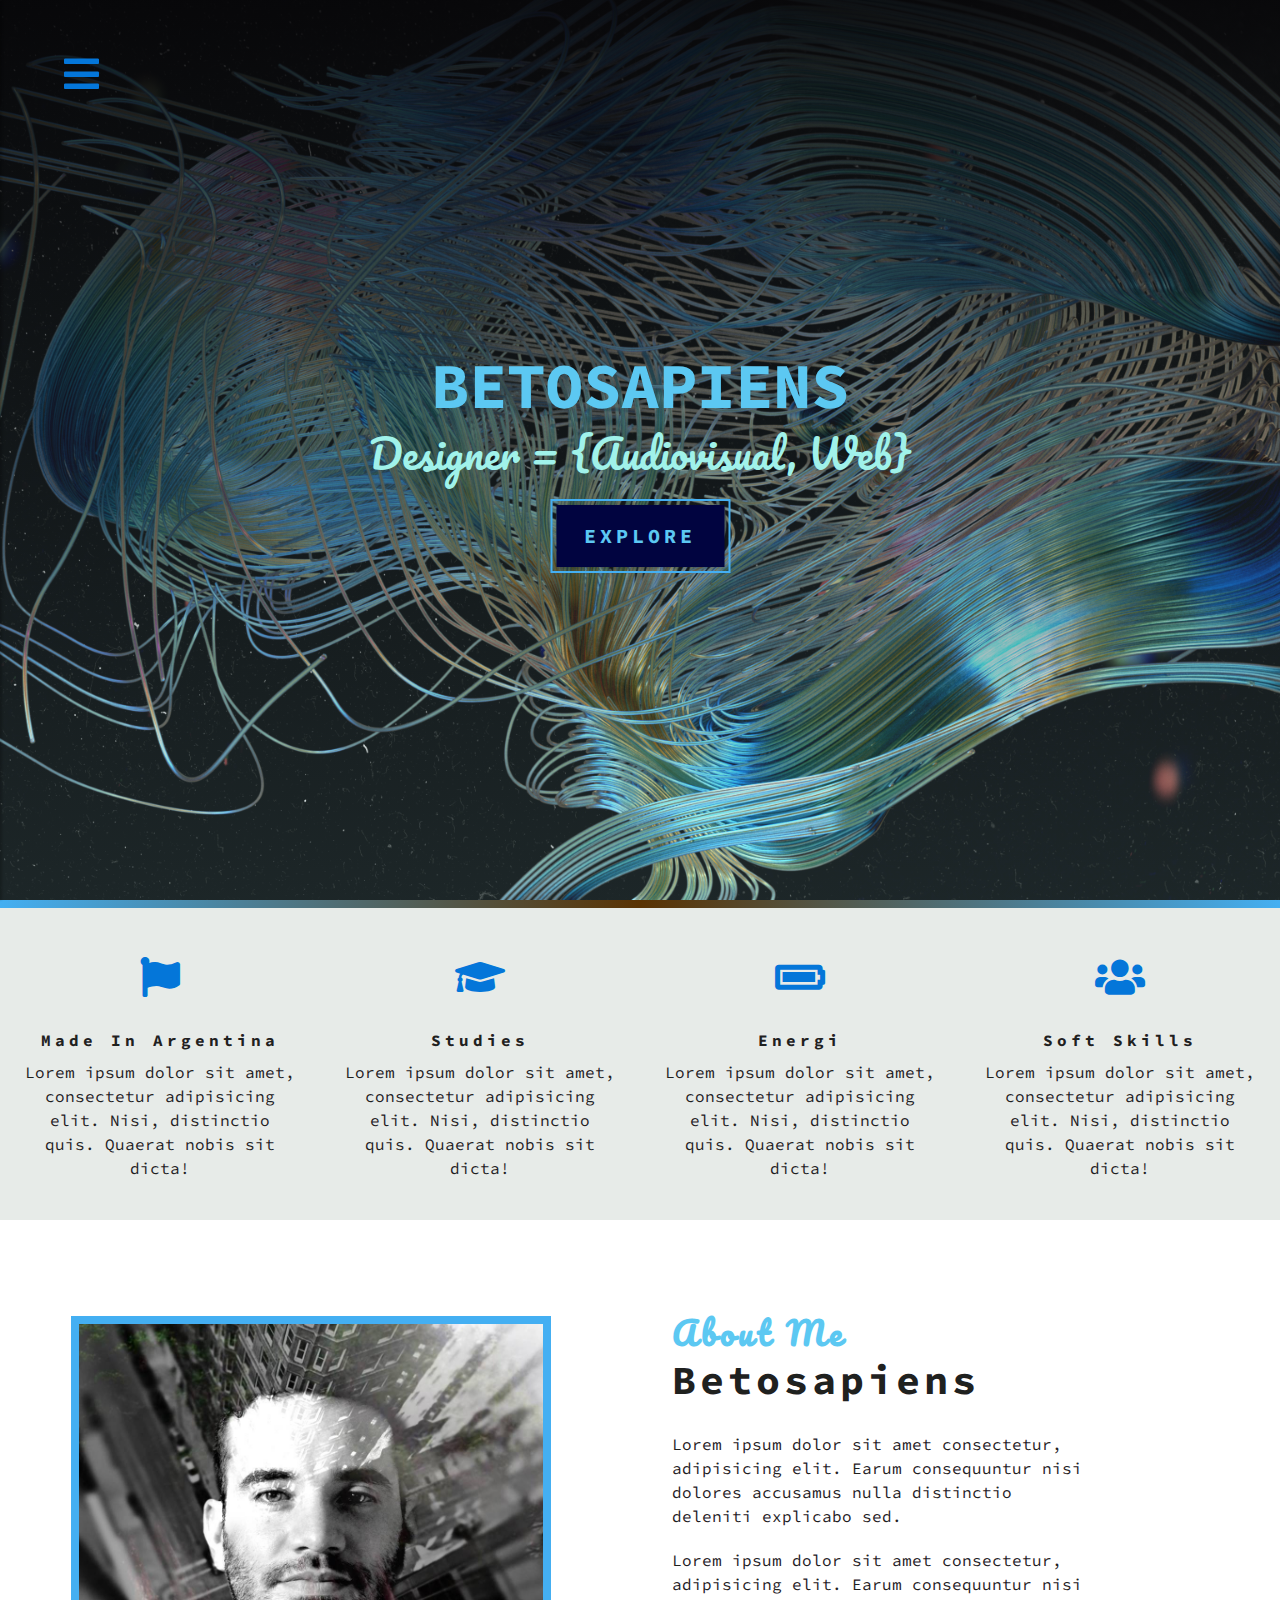
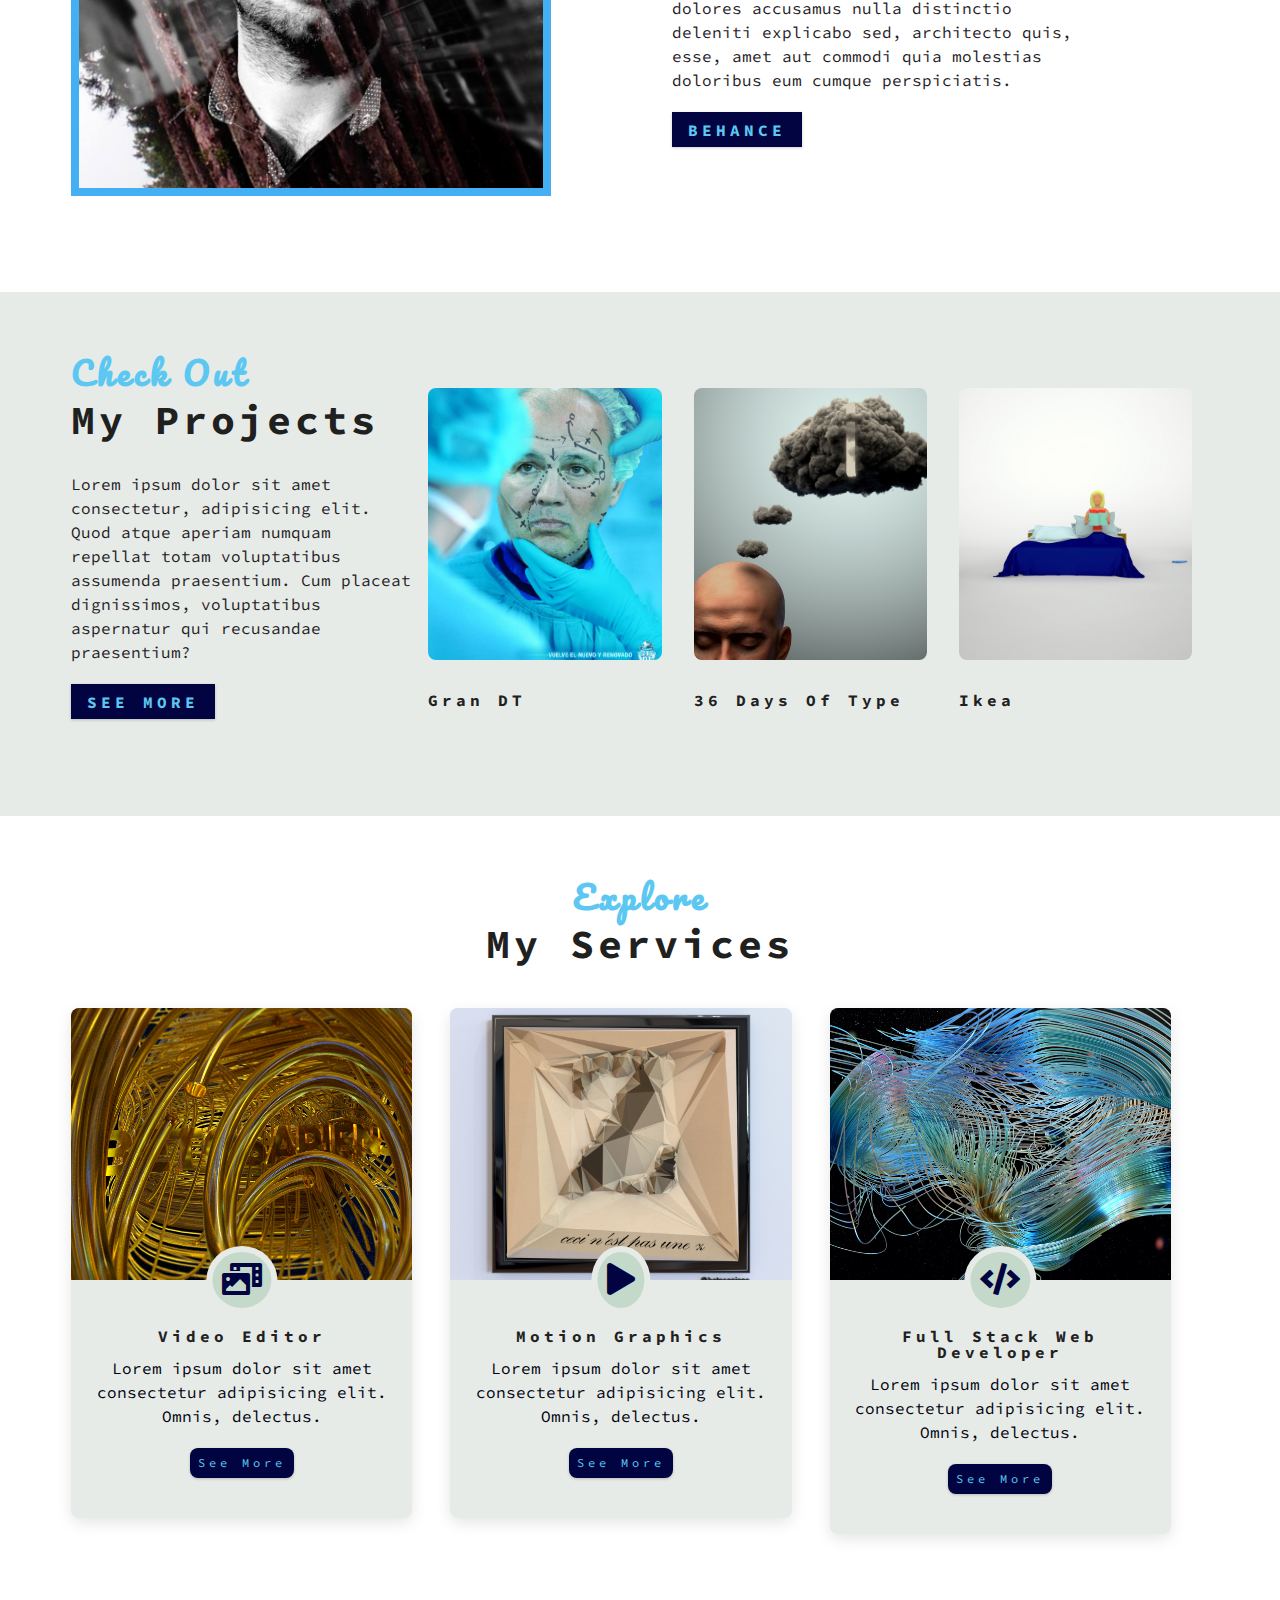
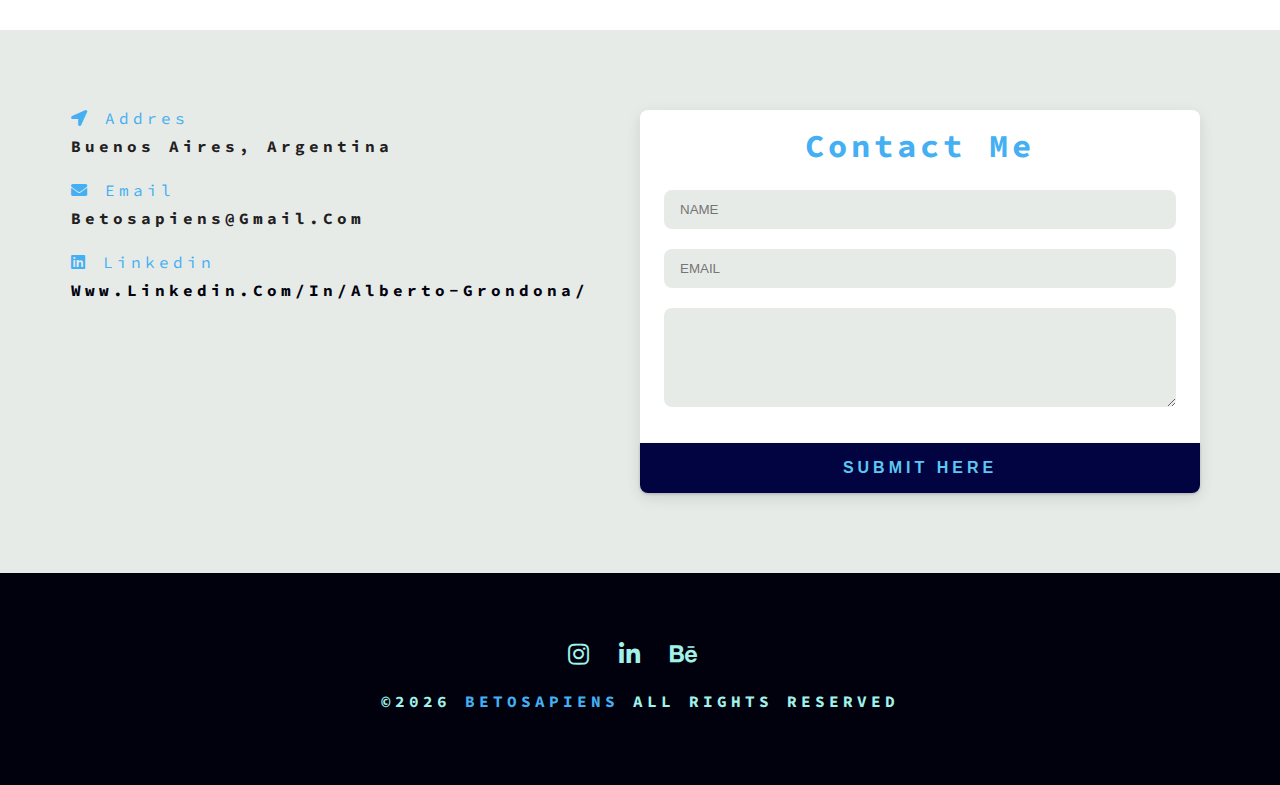
<file: index.html>
<!DOCTYPE html>
<html lang="en">

<head>
    <meta charset="UTF-8" />
    <meta http-equiv="X-UA-Compatible" content="IE=edge" />
    <meta name="viewport" content="width=device-width, initial-scale=1.0" />
    <title>Betosapiens Station</title>
    <!-- font-awesome -->
    <link rel="stylesheet" href="./fontawesome-free-5.12.1-web/css/all.min.css" />
    <!-- custom css -->
    <link rel="stylesheet" href="./css/style.css" />
</head>

<body>
    <!-- navbar -->
    <!-- nav button -->
    <span class="nav-btn" id="nav-btn">
        <i class="fas fa-bars"></i>
    </span>
    <nav class="navbar" id="navbar">
        <div class="navbar-header">
            <span class="nav-close" id="nav-close">
                <i class="fas fa-times"></i>
            </span>
        </div>
        <ul class="nav-items">
            <li><a href="index.html" class="nav-link">home</a></li>
            <li><a href="about.html" class="nav-link">about me</a></li>
            <li><a href="checkOut.html" class="nav-link">check out</a></li>
            <li><a href="contactMe.html" class="nav-link">contact me</a></li>
        </ul>
    </nav>

    <!-- header -->
    <header class="header">
        <div class="banner">
            <h1>betosapiens</h1>
            <h2>Designer = {audiovisual, web}</h2>
            <a href="https://www.linkedin.com/in/alberto-grondona/" class="btn banner-btn">explore</a>
        </div>
    </header>
    <!-- end of header -->

    <div class="content-divider"></div>

    <!-- skill section -->
    <section class="skills clearfix">
        <!-- single skill -->
        <article class="skill">
            <span class="skill-icon">
                <i class="fas fa-flag"></i>
            </span>
            <h4 class="skill-title">made in Argentina</h4>
            <p class="skill-text">
                Lorem ipsum dolor sit amet, consectetur adipisicing elit. Nisi,
                distinctio quis. Quaerat nobis sit dicta!
            </p>
        </article>
        <!-- end of single skill -->
        <!-- single skill -->
        <article class="skill">
            <span class="skill-icon">
                <i class="fas fa-graduation-cap"></i>
            </span>
            <h4 class="skill-title">studies</h4>
            <p class="skill-text">
                Lorem ipsum dolor sit amet, consectetur adipisicing elit. Nisi,
                distinctio quis. Quaerat nobis sit dicta!
            </p>
        </article>
        <!-- end of single skill -->
        <!-- single skill -->
        <article class="skill">
            <span class="skill-icon">
                <i class="fas fa-battery-full"></i>
            </span>
            <h4 class="skill-title">Energi</h4>
            <p class="skill-text">
                Lorem ipsum dolor sit amet, consectetur adipisicing elit. Nisi,
                distinctio quis. Quaerat nobis sit dicta!
            </p>
        </article>
        <!-- end of single skill -->
        <!-- single skill -->
        <article class="skill">
            <span class="skill-icon">
                <i class="fas fa-users"></i>
            </span>
            <h4 class="skill-title">soft skills</h4>
            <p class="skill-text">
                Lorem ipsum dolor sit amet, consectetur adipisicing elit. Nisi,
                distinctio quis. Quaerat nobis sit dicta!
            </p>
        </article>
        <!-- end of single skill -->
    </section>
    <!-- end of skill section -->
    <!-- about -->
    <section>
        <div class="section-center clearfix">
            <!-- about img -->
            <article class="about-img">
                <div class="about-picture-conteiner">
                    <img src="/img/betosapiens.jpg" alt="betosapiens" class="about-picture" />
                </div>
            </article>
            <!-- about info -->
            <article class="about-info">
                <!-- section title -->
                <div class="section-title">
                    <h3>about me</h3>
                    <h2>betosapiens</h2>
                </div>
                <!-- end of section title -->
                <p class="about-text">
                    Lorem ipsum dolor sit amet consectetur, adipisicing elit. Earum
                    consequuntur nisi dolores accusamus nulla distinctio deleniti
                    explicabo sed.
                </p>
                <p class="about-text">
                    Lorem ipsum dolor sit amet consectetur, adipisicing elit. Earum
                    consequuntur nisi dolores accusamus nulla distinctio deleniti
                    explicabo sed, architecto quis, esse, amet aut commodi quia
                    molestias doloribus eum cumque perspiciatis.
                </p>
                <a href="https://www.behance.net/betosapiens" class="btn">behance</a>
            </article>
        </div>
    </section>
    <!-- end of about -->
    <!-- projects -->
    <section class="projects">
        <div class="section-center clearfix">
            <!-- product info -->
            <section class="projects-info">
                <!-- section title -->
                <div class="section-title">
                    <h3>check out</h3>
                    <h2>my projects</h2>
                </div>
                <!-- end of section title -->
                <p class="projects-text">
                    Lorem ipsum dolor sit amet consectetur, adipisicing elit. Quod atque
                    aperiam numquam repellat totam voluptatibus assumenda praesentium.
                    Cum placeat dignissimos, voluptatibus aspernatur qui recusandae
                    praesentium?
                </p>
                <a href="https://www.behance.net/betosapiens" class="btn">see more</a>
            </section>
            <!-- projects inventory -->
            <article class="projects-inventory">
                <!-- single projects -->
                <div class="project">
                    <img src="./img/GranDT.jpg" alt="GranDT" class="project-img" />
                    <h4 class="project-title">gran DT</h4>
                </div>
                <!-- end of single projects -->
                <!-- single projects -->
                <div class="project">
                    <img src="./img/36DT-i.jpg" alt="36 Days of Type" class="project-img" />
                    <h4 class="project-title">36 Days of Type</h4>
                </div>
                <!-- end of single projects -->
                <!-- single projects -->
                <div class="project">
                    <img src="./img/IKEA_01.jpg" alt="ikea" class="project-img" />
                    <h4 class="project-title">ikea</h4>
                </div>
                <!-- end of single projects -->
            </article>
        </div>
    </section>
    <!-- end of projects -->

    <!-- Services -->
    <section class="services">
        <!-- section title -->
        <div class="section-title services-title">
            <h3>explore</h3>
            <h2>my services</h2>
        </div>
        <!-- end of section title -->
        <div class="section-center clearfix">
            <!-- single card -->
            <article class="service-card">
                <!-- img container -->
                <div class="service-img-container">
                    <!-- img -->
                    <img src="./img/Sapiens.jpg" alt="sapiens" class="single-service" />
                    <span class="service-icon">
                        <i class="fas fa-photo-video"></i>
                    </span>
                </div>
                <!-- service info -->
                <div class="service-info">
                    <h4>video editor</h4>
                    <p>
                        Lorem ipsum dolor sit amet consectetur adipisicing elit. Omnis,
                        delectus.
                    </p>
                    <a href="https://www.behance.net/gallery/75900101/Montaje" class="btn service-btn">see more</a>
                </div>
            </article>
            <!--end of single card -->
            <!-- single card -->
            <article class="service-card">
                <!-- img container -->
                <div class="service-img-container">
                    <!-- img -->
                    <img src="./img/z.jpg" alt="sapiens" class="single-service" />
                    <span class="service-icon">
                        <i class="fas fa-play"></i>
                    </span>
                </div>
                <!-- service info -->
                <div class="service-info">
                    <h4>Motion graphics</h4>
                    <p>
                        Lorem ipsum dolor sit amet consectetur adipisicing elit. Omnis,
                        delectus.
                    </p>
                    <a href="https://www.behance.net/gallery/75941367/Motion-Graphics" class="btn service-btn">see
                        more</a>
                </div>
            </article>
            <!--end of single card -->
            <!-- single card -->
            <article class="service-card">
                <!-- img container -->
                <div class="service-img-container">
                    <!-- img -->
                    <img src="./img/Sapiens02.jpg" alt="sapiens" class="single-service" />
                    <span class="service-icon">
                        <i class="fas fa-code"></i>
                    </span>
                </div>
                <!-- service info -->
                <div class="service-info">
                    <h4>full stack web developer</h4>
                    <p>
                        Lorem ipsum dolor sit amet consectetur adipisicing elit. Omnis,
                        delectus.
                    </p>
                    <a href="https://github.com/betosapiens" class="btn service-btn">see more</a>
                </div>
            </article>
            <!--end of single card -->
        </div>
    </section>
    <!-- end of Services -->
    <!--contanc -->
    <section class="contact">
        <div class="section-center clearfix">
            <!-- contact info -->
            <article class="contact-info">
                <!-- contact item -->
                <div class="contact-item">
                    <h4 class="contact-title">
                        <span class="contact-icon">
                            <i class="fas fa-location-arrow"></i>
                        </span>
                        addres
                    </h4>
                    <h4 class="contatc-text">buenos aires, argentina</h4>
                </div>
                <!--end of  contact item -->
                <!-- contact item -->
                <div class="contact-item">
                    <h4 class="contact-title">
                        <span class="contact-icon">
                            <i class="fas fa-envelope"></i>
                        </span>
                        email
                    </h4>
                    <h4 class="contatc-text">betosapiens@gmail.com</h4>
                </div>
                <!--end of  contact item -->
                <div class="contact-item">
                    <h4 class="contact-title">
                        <span class="contact-icon">
                            <i class="fab fa-linkedin"></i>
                        </span>
                        linkedin
                    </h4>
                    <h4 class="contatc-text">
                        <a
                            href="https://www.linkedin.com/in/alberto-grondona/">www.linkedin.com/in/alberto-grondona/</a>
                    </h4>
                </div>
                <!--end of contact item -->
            </article>
            <!-- contact form -->
            <article class="contact-form">
                <h3>contact me</h3>
                <form action="https://formspree.io/f/xvonnvyq"
                method="POST">
                    <div class="form-group">
                        <!-- imputs -->
                        <input type="text" placeholder="name" class="form-control" name="name" />
                        <input type="email" placeholder="email" class="form-control" name="email" />
                        <textarea name="message" placeholder="message" class="form-control" rows="5">
                        </textarea>
                    </div>
                    <!-- button -->
                    <button type="submit" class="submit-btn btn">submit here</button>
                </form>
            </article>
        </div>
    </section>
    <!--end of contanc -->

    <!-- footer -->
    <footer class="footer">
        <div class="section-center">
            <div class="social-icons">
                <!-- social icon -->
                <a href="https://www.instagram.com/betosapiens/" class="social-icon">
                    <i class="fab fa-instagram"></i>
                </a>
                <a href="https://www.linkedin.com/in/alberto-grondona/" class="social-icon">
                    <i class="fab fa-linkedin-in"></i>
                </a>
                <a href="https://www.behance.net/betosapiens" class="social-icon">
                    <i class="fab fa-behance"></i>
                </a>
                <!--end of social icon -->
            </div>
            <h4 class="footer-text">
                &copy;<span id="date"></span>
                <span class="company">betosapiens</span>
                all rights reserved
            </h4>
        </div>
    </footer>
    <script src="app.js"></script>
</body>

</html>
</file>
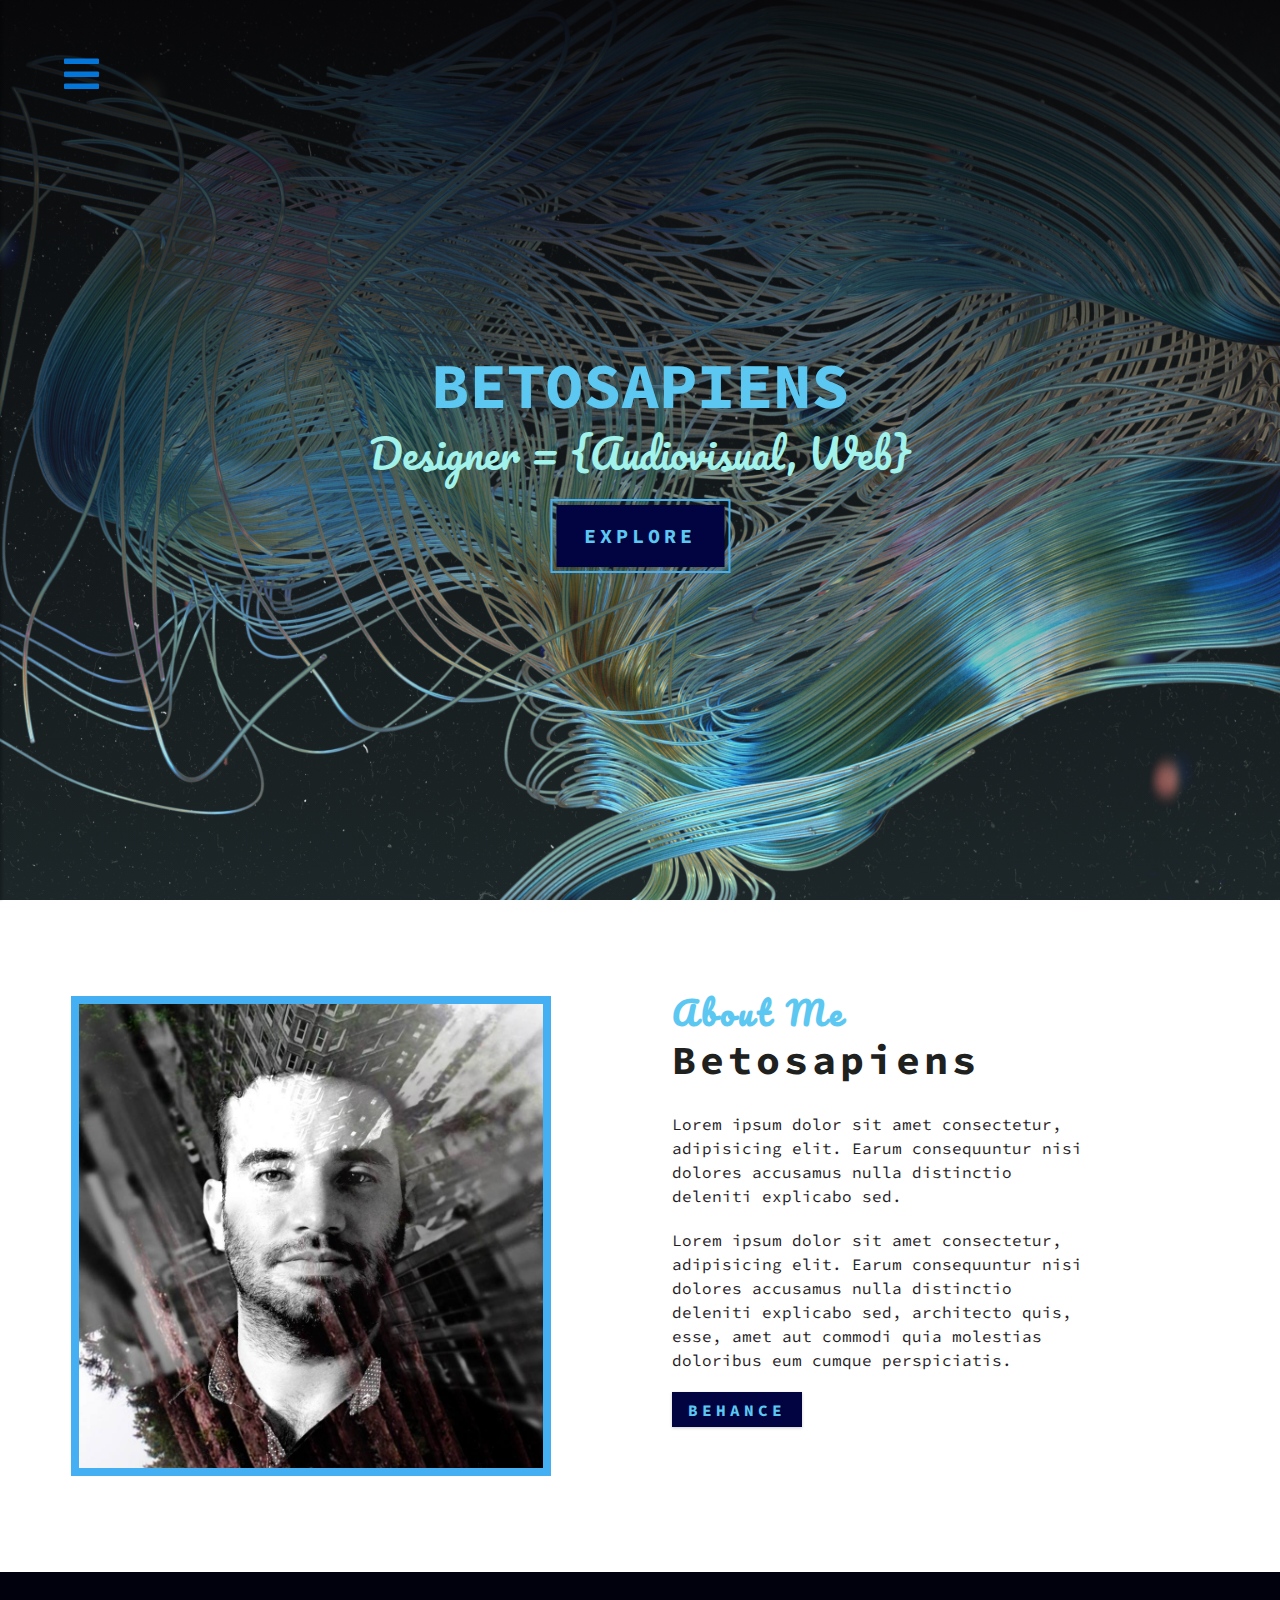
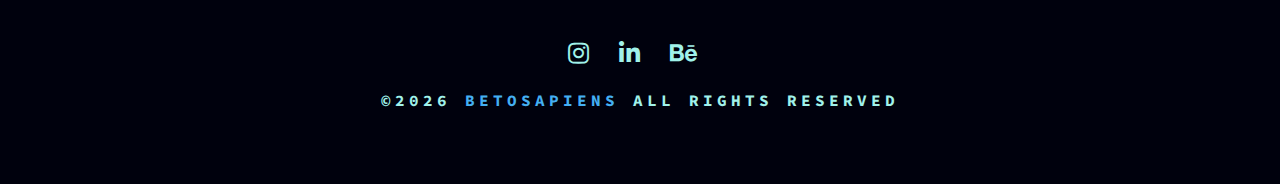
<file: about.html>
<!DOCTYPE html>
<html lang="en">

<head>
    <meta charset="UTF-8" />
    <meta http-equiv="X-UA-Compatible" content="IE=edge" />
    <meta name="viewport" content="width=device-width, initial-scale=1.0" />
    <title>Betosapiens ° about</title>
    <!-- font-awesome -->
    <link rel="stylesheet" href="./fontawesome-free-5.12.1-web/css/all.min.css" />
    <!-- custom css -->
    <link rel="stylesheet" href="./css/style.css" />
</head>

<body>
    <!-- navbar -->
    <!-- nav button -->
    <span class="nav-btn" id="nav-btn">
        <i class="fas fa-bars"></i>
    </span>
    <nav class="navbar" id="navbar">
        <div class="navbar-header">
            <span class="nav-close" id="nav-close">
                <i class="fas fa-times"></i>
            </span>
        </div>
        <ul class="nav-items">
            <li><a href="index.html" class="nav-link">home</a></li>
            <li><a href="about.html" class="nav-link">about me</a></li>
            <li><a href="checkOut.html" class="nav-link">check out</a></li>
            <li><a href="contactMe.html" class="nav-link">contact me</a></li>
        </ul>
    </nav>

    <!-- header -->
    <header class="header">
        <div class="banner">
            <h1>betosapiens</h1>
            <h2>Designer = {audiovisual, web}</h2>
            <a href="https://www.linkedin.com/in/alberto-grondona/" class="btn banner-btn">explore</a>
        </div>
    </header>
    <!-- end of header -->

    <!-- about -->
    <section>
        <div class="section-center clearfix">
            <!-- about img -->
            <article class="about-img">
                <div class="about-picture-conteiner">
                    <img src="/img/betosapiens.jpg" alt="betosapiens" class="about-picture" />
                </div>
            </article>
            <!-- about info -->
            <article class="about-info">
                <!-- section title -->
                <div class="section-title">
                    <h3>about me</h3>
                    <h2>betosapiens</h2>
                </div>
                <!-- end of section title -->
                <p class="about-text">
                    Lorem ipsum dolor sit amet consectetur, adipisicing elit. Earum
                    consequuntur nisi dolores accusamus nulla distinctio deleniti
                    explicabo sed.
                </p>
                <p class="about-text">
                    Lorem ipsum dolor sit amet consectetur, adipisicing elit. Earum
                    consequuntur nisi dolores accusamus nulla distinctio deleniti
                    explicabo sed, architecto quis, esse, amet aut commodi quia
                    molestias doloribus eum cumque perspiciatis.
                </p>
                <a href="https://www.behance.net/betosapiens" class="btn">behance</a>
            </article>
        </div>
    </section>
    <!-- end of about -->

    <!-- footer -->
    <footer class="footer">
        <div class="section-center">
            <div class="social-icons">
                <!-- social icon -->
                <a href="https://www.instagram.com/betosapiens/" class="social-icon">
                    <i class="fab fa-instagram"></i>
                </a>
                <a href="https://www.linkedin.com/in/alberto-grondona/" class="social-icon">
                    <i class="fab fa-linkedin-in"></i>
                </a>
                <a href="https://www.behance.net/betosapiens" class="social-icon">
                    <i class="fab fa-behance"></i>
                </a>
                <!--end of social icon -->
            </div>
            <h4 class="footer-text">
                &copy;<span id="date">2023</span>
                <span class="company">betosapiens</span>
                all rights reserved
            </h4>
        </div>
    </footer>
    <script src="app.js"></script>
</body>

</html>
</file>
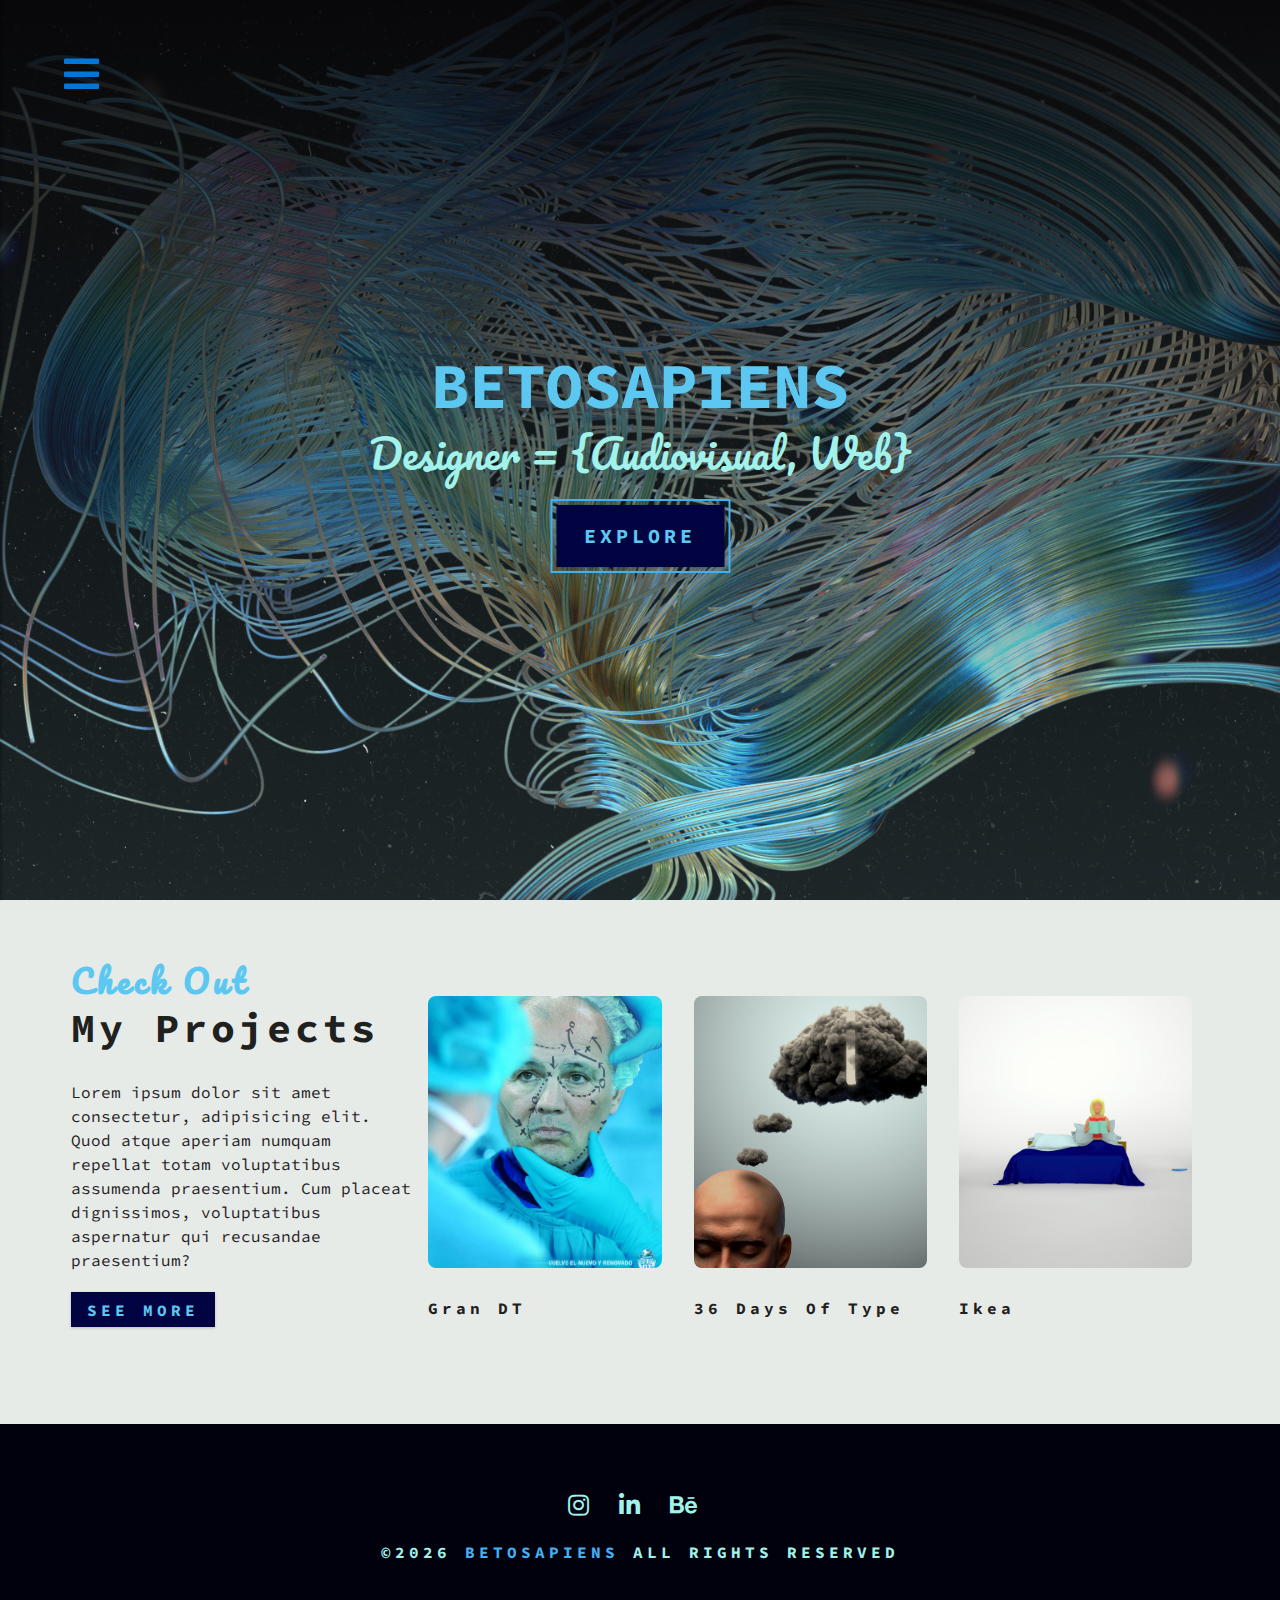
<file: checkOut.html>
<!DOCTYPE html>
<html lang="en">

<head>
    <meta charset="UTF-8" />
    <meta http-equiv="X-UA-Compatible" content="IE=edge" />
    <meta name="viewport" content="width=device-width, initial-scale=1.0" />
    <title>Betosapiens ° about</title>
    <!-- font-awesome -->
    <link rel="stylesheet" href="./fontawesome-free-5.12.1-web/css/all.min.css" />
    <!-- custom css -->
    <link rel="stylesheet" href="./css/style.css" />
</head>

<body>
    <!-- navbar -->
    <!-- nav button -->
    <span class="nav-btn" id="nav-btn">
        <i class="fas fa-bars"></i>
    </span>
    <nav class="navbar" id="navbar">
        <div class="navbar-header">
            <span class="nav-close" id="nav-close">
                <i class="fas fa-times"></i>
            </span>
        </div>
        <ul class="nav-items">
            <li><a href="index.html" class="nav-link">home</a></li>
            <li><a href="about.html" class="nav-link">about me</a></li>
            <li><a href="checkOut.html" class="nav-link">check out</a></li>
            <li><a href="contactMe.html" class="nav-link">contact me</a></li>
        </ul>
    </nav>

    <!-- header -->
    <header class="header">
        <div class="banner">
            <h1>betosapiens</h1>
            <h2>Designer = {audiovisual, web}</h2>
            <a href="https://www.linkedin.com/in/alberto-grondona/" class="btn banner-btn">explore</a>
        </div>
    </header>
    <!-- end of header -->

    <!-- projects -->
    <section class="projects">
        <div class="section-center clearfix">
            <!-- product info -->
            <section class="projects-info">
                <!-- section title -->
                <div class="section-title">
                    <h3>check out</h3>
                    <h2>my projects</h2>
                </div>
                <!-- end of section title -->
                <p class="projects-text">
                    Lorem ipsum dolor sit amet consectetur, adipisicing elit. Quod atque
                    aperiam numquam repellat totam voluptatibus assumenda praesentium.
                    Cum placeat dignissimos, voluptatibus aspernatur qui recusandae
                    praesentium?
                </p>
                <a href="https://www.behance.net/betosapiens" class="btn">see more</a>
            </section>
            <!-- projects inventory -->
            <article class="projects-inventory">
                <!-- single projects -->
                <div class="project">
                    <img src="./img/GranDT.jpg" alt="GranDT" class="project-img" />
                    <h4 class="project-title">gran DT</h4>
                </div>
                <!-- end of single projects -->
                <!-- single projects -->
                <div class="project">
                    <img src="./img/36DT-i.jpg" alt="36 Days of Type" class="project-img" />
                    <h4 class="project-title">36 Days of Type</h4>
                </div>
                <!-- end of single projects -->
                <!-- single projects -->
                <div class="project">
                    <img src="./img/IKEA_01.jpg" alt="ikea" class="project-img" />
                    <h4 class="project-title">ikea</h4>
                </div>
                <!-- end of single projects -->
            </article>
        </div>
    </section>
    <!-- end of projects -->



    <!-- footer -->
    <footer class="footer">
        <div class="section-center">
            <div class="social-icons">
                <!-- social icon -->
                <a href="https://www.instagram.com/betosapiens/" class="social-icon">
                    <i class="fab fa-instagram"></i>
                </a>
                <a href="https://www.linkedin.com/in/alberto-grondona/" class="social-icon">
                    <i class="fab fa-linkedin-in"></i>
                </a>
                <a href="https://www.behance.net/betosapiens" class="social-icon">
                    <i class="fab fa-behance"></i>
                </a>
                <!--end of social icon -->
            </div>
            <h4 class="footer-text">
                &copy;<span id="date">2023</span>
                <span class="company">betosapiens</span>
                all rights reserved
            </h4>
        </div>
    </footer>
    <script src="app.js"></script>
</body>

</html>
</file>
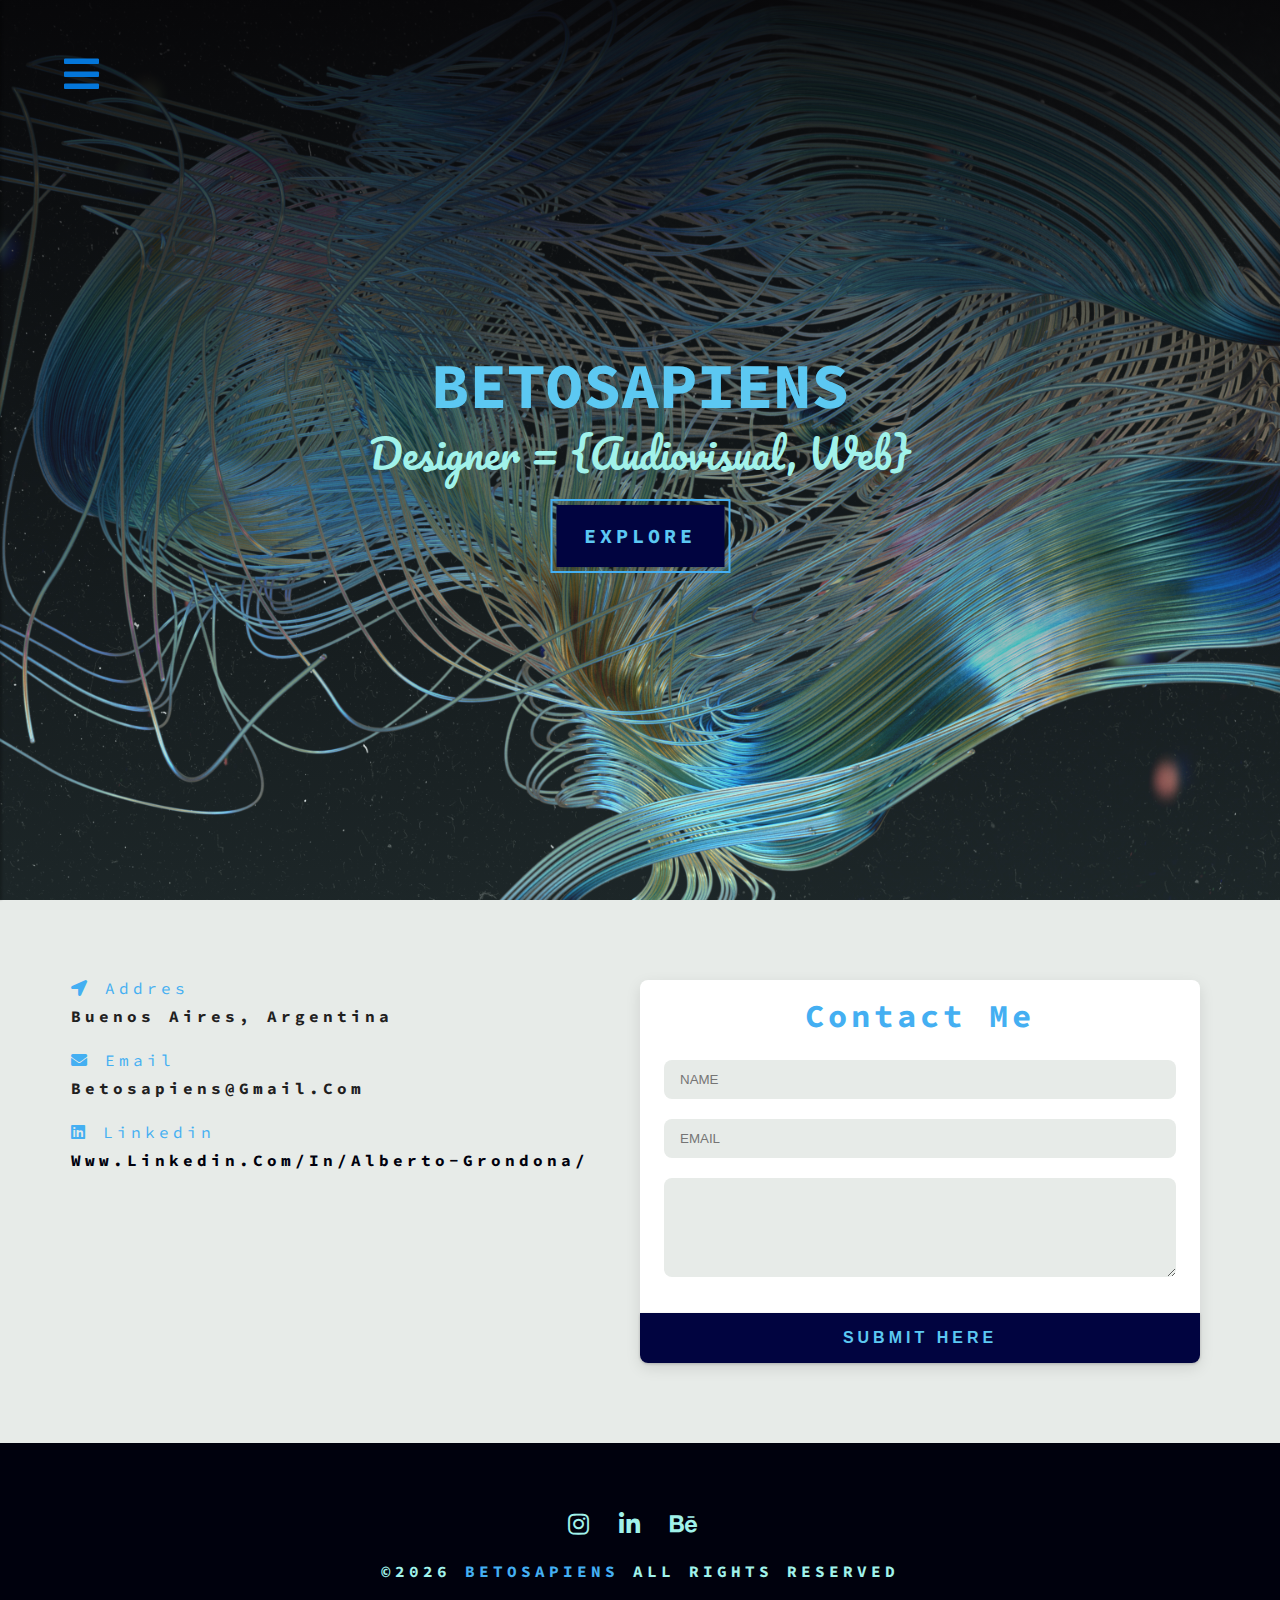
<file: contactMe.html>
<!DOCTYPE html>
<html lang="en">

<head>
    <meta charset="UTF-8" />
    <meta http-equiv="X-UA-Compatible" content="IE=edge" />
    <meta name="viewport" content="width=device-width, initial-scale=1.0" />
    <title>Betosapiens ° about</title>
    <!-- font-awesome -->
    <link rel="stylesheet" href="./fontawesome-free-5.12.1-web/css/all.min.css" />
    <!-- custom css -->
    <link rel="stylesheet" href="./css/style.css" />
</head>

<body>
    <!-- navbar -->
    <!-- nav button -->
    <span class="nav-btn" id="nav-btn">
        <i class="fas fa-bars"></i>
    </span>
    <nav class="navbar" id="navbar">
        <div class="navbar-header">
            <span class="nav-close" id="nav-close">
                <i class="fas fa-times"></i>
            </span>
        </div>
        <ul class="nav-items">
            <li><a href="index.html" class="nav-link">home</a></li>
            <li><a href="about.html" class="nav-link">about me</a></li>
            <li><a href="checkOut.html" class="nav-link">check out</a></li>
            <li><a href="contactMe.html" class="nav-link">contact me</a></li>
        </ul>
    </nav>

    <!-- header -->
    <header class="header">
        <div class="banner">
            <h1>betosapiens</h1>
            <h2>Designer = {audiovisual, web}</h2>
            <a href="https://www.linkedin.com/in/alberto-grondona/" class="btn banner-btn">explore</a>
        </div>
    </header>
    <!-- end of header -->

    <!--contanc -->
    <section class="contact">
        <div class="section-center clearfix">
            <!-- contact info -->
            <article class="contact-info">
                <!-- contact item -->
                <div class="contact-item">
                    <h4 class="contact-title">
                        <span class="contact-icon">
                            <i class="fas fa-location-arrow"></i>
                        </span>
                        addres
                    </h4>
                    <h4 class="contatc-text">buenos aires, argentina</h4>
                </div>
                <!--end of  contact item -->
                <!-- contact item -->
                <div class="contact-item">
                    <h4 class="contact-title">
                        <span class="contact-icon">
                            <i class="fas fa-envelope"></i>
                        </span>
                        email
                    </h4>
                    <h4 class="contatc-text">betosapiens@gmail.com</h4>
                </div>
                <!--end of  contact item -->
                <div class="contact-item">
                    <h4 class="contact-title">
                        <span class="contact-icon">
                            <i class="fab fa-linkedin"></i>
                        </span>
                        linkedin
                    </h4>
                    <h4 class="contatc-text">
                        <a
                            href="https://www.linkedin.com/in/alberto-grondona/">www.linkedin.com/in/alberto-grondona/</a>
                    </h4>
                </div>
                <!--end of contact item -->
            </article>
            <!-- contact form -->
            <article class="contact-form">
                <h3>contact me</h3>
                <form action="https://formspree.io/f/xvonnvyq"
                method="POST">
                    <div class="form-group">
                        <!-- imputs -->
                        <input type="text" placeholder="name" class="form-control" name="name" />
                        <input type="email" placeholder="email" class="form-control" name="email" />
                        <textarea name="message" placeholder="message" class="form-control" rows="5">
                        </textarea>
                    </div>
                    <!-- button -->
                    <button type="submit" class="submit-btn btn">submit here</button>
                </form>
            </article>
        </div>
    </section>
    <!--end of contanc -->



    <!-- footer -->
    <footer class="footer">
        <div class="section-center">
            <div class="social-icons">
                <!-- social icon -->
                <a href="https://www.instagram.com/betosapiens/" class="social-icon">
                    <i class="fab fa-instagram"></i>
                </a>
                <a href="https://www.linkedin.com/in/alberto-grondona/" class="social-icon">
                    <i class="fab fa-linkedin-in"></i>
                </a>
                <a href="https://www.behance.net/betosapiens" class="social-icon">
                    <i class="fab fa-behance"></i>
                </a>
                <!--end of social icon -->
            </div>
            <h4 class="footer-text">
                &copy;<span id="date">2023</span>
                <span class="company">betosapiens</span>
                all rights reserved
            </h4>
        </div>
    </footer>
    <script src="app.js"></script>
</body>

</html>
</file>
<file: css/style.css>
/*
==================
Fonts
================== 
*/
@import url("https://fonts.googleapis.com/css2?family=Pacifico&family=Source+Code+Pro:wght@400;700&display=swap");

/*
==================
Variables
================== 
*/

:root {
    --clr-a: #a0f2ea;
    --clr-b: #5cc8f2;
    --clr-c: #44aff2;
    --clr-d: #0476d9;
    --clr-f: #010440;
    --clr-g: #593202;
    --clr-h: #00010d;
    --clr-grey-1: #e7ebe8;
    --clr-grey-2: #c5d9cb;
    --clr-grey-3: #1f211f;
    --clr-white: #fff;
    --ff-primary: "Source Code Pro";
    --ff-secondary: "Pacifico";
    --transition: all 0.3s linear;
    --spacing: 0.25rem;
    --radius: 0.5rem;
}

* {
    margin: 0;
    padding: 0;
    box-sizing: border-box;
}

body {
    font-family: var(--ff-primary);
    background: var(--clr-white);
    color: var(--clr-grey-3);
    line-height: 1.5;
    font-size: 0.875rem;
}

a {
    text-decoration: none;
    color: var(--clr-h);
}

img {
    width: 100%;
    display: block;
}

h1,
h2,
h3,
h4 {
    letter-spacing: var(--spacing);
    text-transform: capitalize;
    line-height: 1.25;
    margin-bottom: 0.75rem;
}

h1 {
    font-size: 3rem;
}

h2 {
    font-size: 2rem;
}

h3 {
    font-size: 1.5rem;
}

h4 {
    font-size: 0.875rem;
}

p {
    margin-bottom: 1.25rem;
}

@media screen and (min-width: 800px) {
    h1 {
        font-size: 4rem;
    }

    h2 {
        font-size: 2.5rem;
    }

    h3 {
        font-size: 2rem;
    }

    h4 {
        font-size: 1rem;
    }

    body {
        font-size: 1rem;
    }

    h1,
    h2,
    h3,
    h4 {
        line-height: 1;
    }
}

/* more global css */

.btn {
    text-transform: uppercase;
    background: var(--clr-f);
    color: var(--clr-b);
    padding: 0.35rem 1rem;
    letter-spacing: var(--spacing);
    display: inline-block;
    font-weight: 700;
    font-size: 1rem;
    transition: var(--transition);
    border: none;
    cursor: pointer;
    box-shadow: 0 1px 3px rgba(0, 0, 0, 0.2);
}

.btn:hover {
    color: var(--clr-d);
    background: var(--clr-a);
}

.clearfix::after,
.clearfix::before {
    content: "";
    clear: both;
    display: table;
}

.section-title h3 {
    font-family: var(--ff-secondary);
    color: var(--clr-b);
}

.section-title {
    margin-bottom: 2rem;
}

.section-center {
    padding: 4rem 0;
    width: 85vw;
    margin: 0 auto;
    max-width: 1170px;
}

@media screen and (min-width: 992px) {
    .section-center {
        width: 95vw;
        padding: 4rem 1rem;
    }
}

/*
==================
Animation
================== 
*/
@keyframes bounce {
    0%{
        transform: scale(1);
    }
    50%{
        transform: scale(1.1);
    }
    100%{
        transform: scale(1);
    }
}
@keyframes slideFromRight {
    0%{
        transform: translateX(1000px);
        opacity: 0;
    }
    50%{
        transform: translateX(-200px);
        opacity: 0.3;
    }
    75%{
        transform: translateX(50px);
        opacity: 0.5;
    }
    100%{
        transform: translateX(0px);
        opacity: 1;
    }
}
@keyframes slideFromLeft {
    0%{
        transform: translateX(-1000px);
        opacity: 0;
    }
    50%{
        transform: translateX(+200px);
        opacity: 0.3;
    }
    75%{
        transform: translateX(-50px);
        opacity: 0.5;
    }
    100%{
        transform: translateX(0px);
        opacity: 1;
    }
}
@keyframes show {
    0%{
        transform: scale(1.5);
        opacity: 0;
    }
    50%{
        transform: scale(0.8);
        opacity: 0.5;
    }
    100%{
        transform: scale(1);
        opacity: 1;
    }
}

/*
==================
Navbar
================== 
*/
.nav-btn {
    position: fixed;
    top: 5%;
    left: 5%;
    font-size: 2.5rem;
    color: var(--clr-d);
    z-index: 1;
    /* Animation */
    animation: bounce 2s ease infinite;
}
    /* navbar */
.navbar {
    position: fixed;
    top: 0;
    left: 0;
    right: 0;
    bottom: 0;
    background: var(--clr-grey-1);
    z-index: 2;
    box-shadow: 2px 0 2px rgba(0, 0, 0, 0.2);
    transform: translateX(-100%);
    transition: var(--transition);
}
    /* hide navbar */
.showNav{
    transform: translate(0);
}
.navbar-header{
    text-align: right;
    padding-right: 1rem;
}

.nav-close{
    font-size: 2.5rem;
    cursor: pointer;
    color: var(--clr-g);
    transition: var(--transition);    
}

.nav-close:hover{
    color: #590202;
}

.nav-items{
    list-style-type: none;
}

.nav-link {
    display: block;
    font-size: 1.5rem;
    padding: 0.25rem 1rem;
    text-transform: uppercase;
    letter-spacing: var(--spacing);
    color: var(--clr-b);
    transition: var(--transition);
}
.nav-link:hover{
    background-color: var(--clr-a);
    color: var(--clr-d);
    padding-left: 1.5rem;
    border-left: 0.25rem solid var(--clr-d);    
}

@media screen and (min-width:768px) {
    .navbar{
        width: 30vw;
        max-width: 20rem;
    }
}

/*
==================
Header
================== 
*/
.header {
    min-height: 100vh;
    background: linear-gradient(rgba(8, 8, 10, 0.95), rgba(192, 255, 255, 0.15)),
        url("../img/Sapiens02.jpg") center/cover no-repeat fixed;
    position: relative;
    /* Animation */
    overflow-x: hidden;
}

.banner {
    text-align: center;
    position: absolute;
    top: 50%;
    left: 50%;
    transform: translate(-50%, -50%);
}

.banner h2 {
    font-family: var(--ff-secondary);
    font-weight: 100;
    color: var(--clr-a);
    margin-bottom: 2rem;
    letter-spacing: 0;
    /* Animation */
    animation: slideFromRight 1.5s ease-in-out 1;
}

.banner h1 {
    font-weight: 700;
    text-transform: uppercase;
    color: var(--clr-b);
    margin-top: 1.25rem;
    margin-bottom: 1rem;
    letter-spacing: 0;
    /* Animation */
    animation: slideFromLeft 1.65s ease-in-out 1;
}

.banner-btn {
    outline: 0.125rem solid var(--clr-c);
    outline-offset: 0.25rem;
    font-size: 1.25rem;
    padding: 1rem 1.75rem;
    animation: show 1.5s ease-in-out 1;
}

/* content-divider */
.content-divider {
    height: 0.5rem;
    background: linear-gradient(to left,
            var(--clr-c),
            var(--clr-g),
            var(--clr-c));
}

/*
==================
Skills
================== 
*/

.skills {
    background: var(--clr-grey-1);
}

.skill {
    padding: 2.5rem 0;
    text-align: center;
    transition: var(--transition);
}

.skill-icon {
    font-size: 2.5rem;
    margin-bottom: 1.5rem;
    display: inline-block;
    color: var(--clr-d);
    transition: var(--transition);
}

.skill-text {
    color: var(--clr-grey-3);
    max-width: 17rem;
    margin: 0 auto;
}

.skill:hover {
    background: var(--clr-white);
    box-shadow: 0 2px var(--clr-c);
}

.skill:hover .skill-icon {
    transform: translateY(-5px);
}

@media screen and (min-width: 576px) {
    .skill {
        float: left;
        width: 50%;
    }
}

@media screen and (min-width: 1200px) {
    .skill {
        width: 25%;
    }
}

/*
==================
About
================== 
*/

.about-img,
.about-info {
    padding: 2rem 0;
}

.about-picture-conteiner {
    background: var(--clr-c);
    border: 0.5rem solid var(--clr-c);
    max-width: 30rem;
    /* extra stuff */
    overflow: hidden;
}

.about-picture {
    transition: var(--transition);
}

.about-picture-conteiner:hover .about-picture {
    opacity: 0.5;
    transform: scale(1.2);
}

.about-text {
    max-width: 26rem;
    color: var(--clr-grey-3);
}

@media screen and (min-width: 992px) {

    .about-img,
    .about-info {
        float: left;
        width: 50%;
    }

    .about-info {
        padding-left: 2rem;
    }
}

/*
==================
Pojects
================== 
*/

.projects {
    background: var(--clr-grey-1);
}

.projects article {
    padding: 2rem 0;
}

.projects-text {
    max-width: 26rem;
}

.project {
    margin-bottom: 2rem;
}

.project-img {
    border-radius: var(--radius);
    margin-bottom: 2rem;
    height: 17rem;
    object-fit: cover;
}

@media screen and (min-width: 798px) {
    .project {
        float: left;
        width: 50%;
        padding-right: 2rem;
    }
}

@media screen and (min-width: 992px) {
    .project {
        width: 33.3%;
    }
}

@media screen and (min-width: 1200px) {
    .projects-info {
        float: left;
        width: 30%;
    }

    .projects-inventory {
        float: left;
        width: 70%;
    }

    .project {
        margin-bottom: 0;
        padding: 0 1rem;
    }
}

/*
==================
Services
================== 
*/

.services-title {
    margin-top: 4rem;
    margin-bottom: -4rem;
    text-align: center;
}

.service-card {
    margin: 2rem 0;
    background: var(--clr-grey-1);
    border-radius: var(--radius);
    box-shadow: 0 5px 15px rgba(0, 0, 0, 0.1);
    transition: var(--transition);
}

.service-card:hover {
    transform: scale(1.01);
    box-shadow: 0 5px 15px rgba(0, 0, 0, 0.2);
}

.single-service {
    height: 17rem;
    object-fit: cover;
    border-top-left-radius: var(--radius);
    border-top-right-radius: var(--radius);
}

.service-info {
    text-align: center;
    padding: 3rem 1rem 2.5rem 1rem;
}

.service-info p {
    max-width: 20rem;
    color: var(--clr-h);
    margin: 0 auto;
}

.service-btn {
    font-size: 0.75rem;
    text-transform: capitalize;
    padding: 0.375rem 0.5rem;
    border-radius: var(--radius);
    font-weight: 400;
    margin-top: 1.25rem;
}

@media screen and (min-width: 768px) {
    .service-card {
        float: left;
        width: 45%;
        margin-right: 5%;
    }
}

@media screen and (min-width: 992px) {
    .service-card {
        width: 30%;
        margin-right: 3.333%;
    }
}

.service-img-container {
    position: relative;
}

.service-icon {
    position: absolute;
    left: 50%;
    bottom: 0;
    font-size: 2rem;
    color: var(--clr-f);
    background: var(--clr-grey-2);
    padding: 0.25rem 0.6rem;
    border-radius: 50%;
    transform: translate(-50%, 50%);
    border: 0.375rem solid var(--clr-grey-1);
}

/*
==================
Contact
================== 
*/

.contact {
    background: var(--clr-grey-1);
}

.contact-form,
.contact-info {
    margin: 1rem 0;
}

.contact-item {
    margin-bottom: 1.75rem;
}

.contact-title {
    color: var(--clr-c);
    font-weight: 400;
}

.contact-text {
    text-transform: uppercase;
}

.contact-text h4 {
    color: var(--clr-h);
    font-size: 5rem;
}

.contact-form {
    background: var(--clr-white);
    border-radius: var(--radius);
    text-align: center;
    box-shadow: 0 5px 15px rgba(0, 0, 0, 0.1);
    transition: var(--transition);
    max-width: 35rem;
}

.contact-form:hover {
    box-shadow: 0 5px 15px rgba(0, 0, 0, 0.2);
}

.contact-form h3 {
    padding-top: 1.25rem;
    color: var(--clr-c);
}

.form-group {
    padding: 1rem 1.5rem;
}

.form-control {
    display: block;
    width: 100%;
    padding: 0.75rem 1rem;
    border: none;
    margin-bottom: 1.25rem;
    background: var(--clr-grey-1);
    border-radius: var(--radius);
    text-transform: uppercase;
    letter-spacing: var(--spacing);
}

.form-control::placeholder {
    letter-spacing: 0;
}

.submit-btn {
    display: block;
    width: 100%;
    padding: 1rem;
    border-bottom-left-radius: var(--radius);
    border-bottom-right-radius: var(--radius);
}

@media screen and (min-width: 992px) {

    .contact-form,
    .contact-info {
        float: left;
        width: 50%;
    }
}

/*
==================
Footer
================== 
*/

.footer {
    background: var(--clr-h);
    text-align: center;
}

.social-icon {
    color: var(--clr-a);
    font-size: 1.5rem;
    margin-right: 1rem;
    transform: var(--transition);
}

.social-icon:hover {
    color: var(--clr-c);
}

.footer-text {
    margin-top: 1.25rem;
    text-transform: uppercase;
    color: var(--clr-a);
}

.company {
    color: var(--clr-c);
}
</file>
